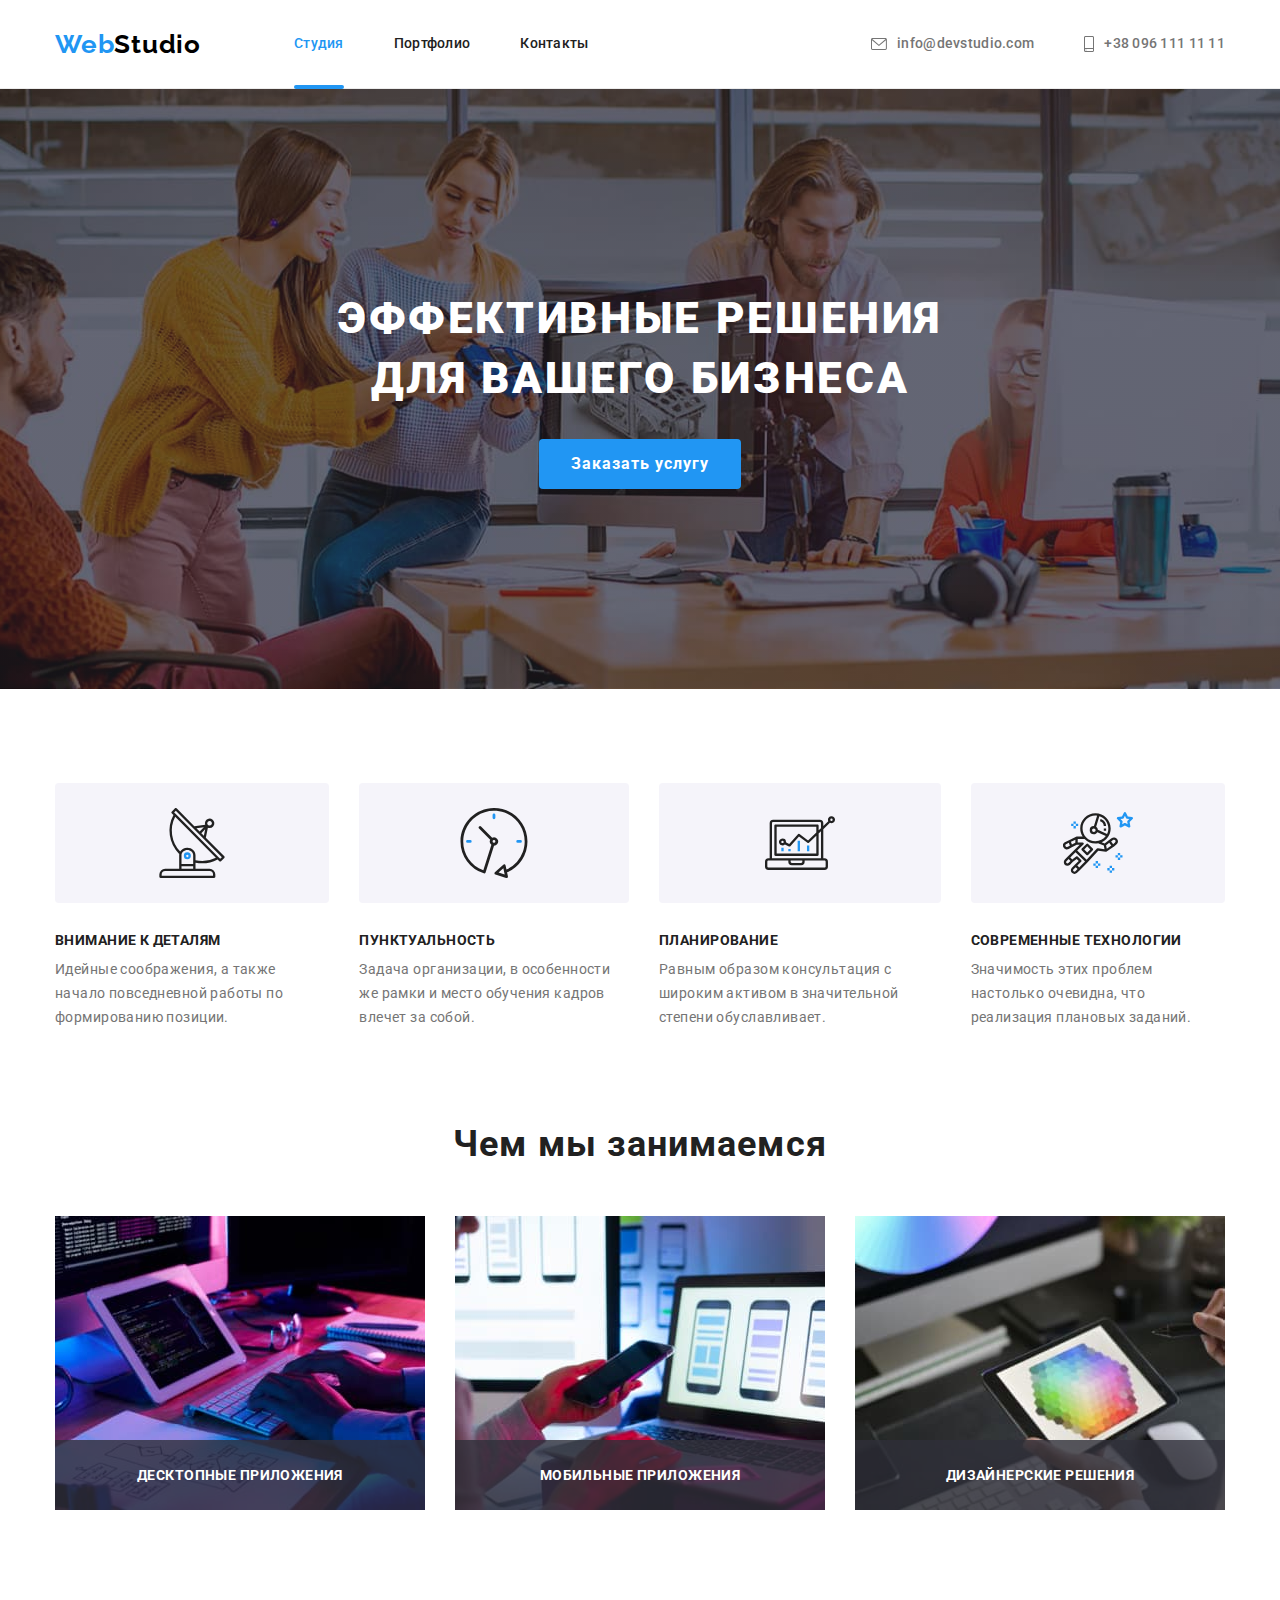
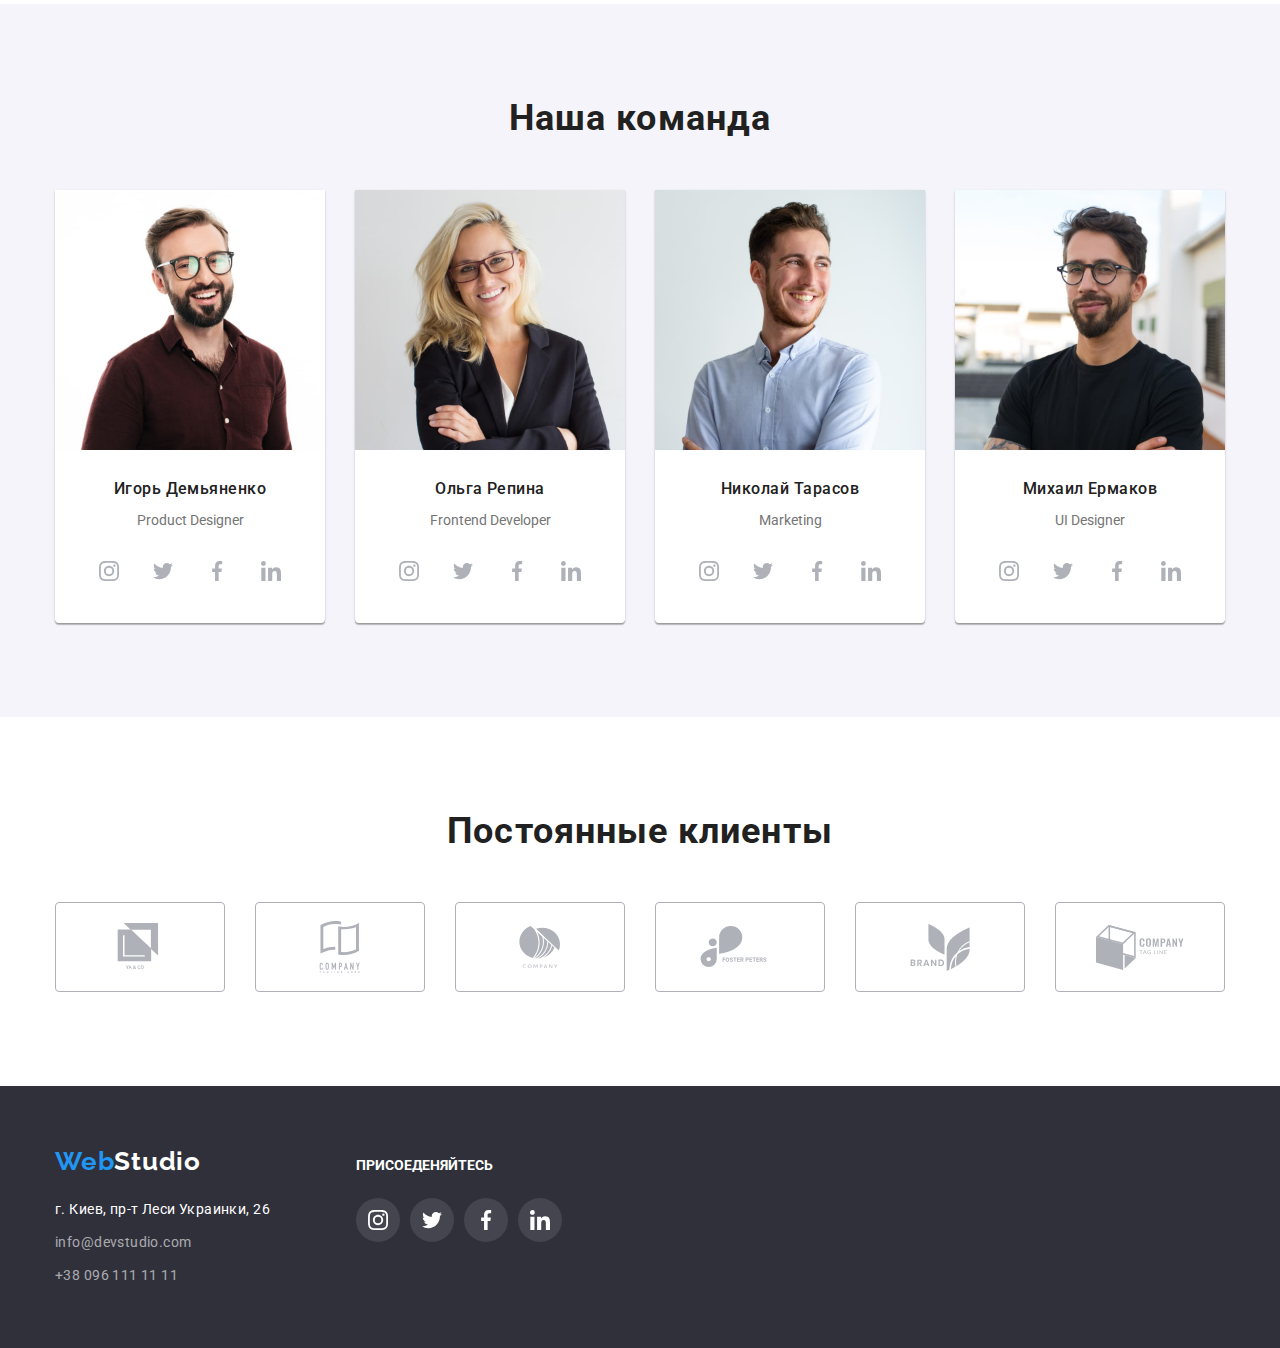
<file: index.html>
<!DOCTYPE html>
<html lang="en">
<head>
    <meta charset="UTF-8">
    <meta name="viewport" content="width=device-width, initial-scale=1.0">
    <title>Document</title>
    <link rel="preconnect" href="https://fonts.gstatic.com">
    <link 
    href="https://fonts.googleapis.com/css2?family=Raleway:wght@700&family=Roboto:wght@400;500;700;900&display=swap" 
    rel="stylesheet"
    />
    <link 
    rel="stylesheet" href="https://cdnjs.cloudflare.com/ajax/libs/modern-normalize/1.0.0/modern-normalize.min.css"
    />
    <link rel="stylesheet" href="css/common.css"/>
    <link rel="stylesheet" href="css/main.css"/>

</head>

<body class="page">
<!--Шапка сайта-->
    <header class="header">
        <div class="container">
            <nav class="main-nav">
                <a href="" lang="en" class="logo-studio">
                    <span class="web">Web</span>Studio 
                </a>
                <ul class="site-nav list">
                    <li class="item"><a href="" class="link link-current" >Студия</a></li>
                    <li class="item"><a href="./portfolio.html" class="link" >Портфолио</a></li>
                    <li class="item"><a href="" class="link" >Контакты</a></li>
                </ul>
            </nav>

            <ul class="contacts list">
                <li>
                    <a href="mailto:info@devstudio.com" class="link mail">
                        <svg class="logo" width=16 height=12>
                            <use href="./images/sprite.svg#mail" >
                            </use>
                        </svg>
                        info@devstudio.com</a>
                </li>
                <li>
                    <a href="tel:+380961111111" class="link number" >
                        <svg class="logo" width=10 height=16>
                            <use href="./images/sprite.svg#tel" >
                            </use>
                        </svg>
                        +38 096 111 11 11</a>
                </li>
            </ul>
        

        </div>
    </header>
    
   <main> 
       <!--Герой-->
    <section class="section hero">
        <h1 class="hero-title">Эффективные решения для вашего бизнеса</h1>
        <button class="button" data-modal-open>Заказать услугу</button>

        <div class="backdrop is-hidden" data-modal>
            <div class="modal">
           <button class="close" data-modal-close>
               <svg  width="11" height="11">
                   <use href="./images/sprite.svg#close" ></use>
               </svg>
            </button>
        </div>
        </div>
    </section>
    
    <!--Список преимуществ-->
    <section class="section section-advantages">
        <div class="container">
        <h2 class="visually-hidden">Преимущества</h2>
        <ul class="feature list">
               <li class="item first">
                 <h3 class="title">Внимание к деталям</h3>
                 <p class="text">Идейные соображения, а также начало повседневной работы по формированию позиции.</p>
                </li>
                
                <li class="item second">
                 <h3 class="title">Пунктуальность</h3>  
                 <p class="text">Задача организации, в особенности же рамки и место обучения кадров влечет за собой.</p>
                </li>
                
                <li class="item third">
                 <h3 class="title">Планирование</h3>
                 <p class="text">Равным образом консультация с широким активом в значительной степени обуславливает.</p>
                </li>
                
                <li class="item fourth">
                 <h3 class="title">Современные технологии</h3>
                 <p class="text">Значимость этих проблем настолько очевидна, что реализация плановых заданий.</p>
                </li>
        </ul>
    </div>
    </section>
    
    <!--Чем занимается компания-->
    <section class="section">
        <div class="container work">
        <h2 class="section-title" >Чем мы занимаемся</h2>
        <ul class="work-list list">
            <li class="work-photo"><img src="./images/img1.jpg" alt="Набор кода" width="370" height="294"> 
            <div class="work-description">
                <p class="text">Десктопные приложения</p>
            </div></li>
            <li class="work-photo"><img src="./images/img2.jpg" alt="Создание приложений для смартфона" width="370" height="294">
                <div class="work-description">
                    <p class="text">Мобильные приложения </p>
                </div> </li>
            <li class="work-photo"><img src="./images/img3.jpg" alt="Дизайн приложений" width="370" height="294">
                <div class="work-description">
                    <p class="text">Дизайнерские решения</p>
                </div> </li>
        
        </ul>
    </div>
    </section>
    
    <!--Наша команда-->
    <section class="section section-team">
        <div class="container">
             <h2 class="section-title" >Наша команда</h2>
             <ul class="team-list list">
             <li class="team-photo">
                <img src="./images/team1.jpg" alt="Учасник команды Игорь Демьяненко" width="270" height="260">
               
                <div class="team-join">
                     <h3 class="title">Игорь Демьяненко</h3>
                <p class="text" lang="en">Product Designer</p>

                <ul class="join-list">
                    <li class="join-item">
                         <a class="link-social" href="" >
                             <svg class="icon">
                                 <use href="./images/sprite.svg#instagram-2">
                                 </use>
                             </svg>
                         </a>
                    </li>
        
                    <li class="join-item">
                        <a class="link-social twitter" href="" >
                          <svg class="icon">
                             <use href="./images/sprite.svg#twitter-1">
                             </use>
                          </svg>
                        </a>
                    </li>
        
                    <li  class="join-item">
                        <a class="link-social" href="" >
                         <svg class="icon"  >
                             <use href="./images/sprite.svg#facebook-1">
                             </use>
                         </svg>
                        </a>
                    </li>
        
                    <li  class="join-item">
                        <a class="link-social" href="" >
                         <svg class="icon">
                             <use href="./images/sprite.svg#linkedin-1">
                             </use>
                         </svg>
                        </a>
                    </li>
                 </ul>
                </div>
             </li>
                
            <li class="team-photo">
                <img src="./images/team2.jpg" alt="Учасник команды Ольга Репина" width="270" height="260">
                
                <div class="team-join">
                <h3 class="title">Ольга Репина</h3>
                <p class="text" lang="en">Frontend Developer</p>
                <ul class="join-list">
                    <li class="join-item">
                         <a class="link-social" href="" >
                             <svg class="icon">
                                 <use href="./images/sprite.svg#instagram-2">
                                 </use>
                             </svg>
                         </a>
                    </li>
        
                    <li class="join-item">
                        <a class="link-social twitter" href="" >
                          <svg class="icon">
                             <use href="./images/sprite.svg#twitter-1">
                             </use>
                          </svg>
                        </a>
                    </li>
        
                    <li  class="join-item">
                        <a class="link-social" href="" >
                         <svg class="icon">
                             <use href="./images/sprite.svg#facebook-1">
                             </use>
                         </svg>
                        </a>
                    </li>
        
                    <li  class="join-item">
                        <a class="link-social" href="" >
                         <svg class="icon">
                             <use href="./images/sprite.svg#linkedin-1">
                             </use>
                         </svg>
                        </a>
                    </li>
                 </ul>

                </div>
            </li>
           
            <li class="team-photo">
                <img src="./images/team3.jpg" alt="Учасник команды Николай Тарасов" width="270" height="260">
                
                <div class="team-join">
                <h3 class="title">Николай Тарасов</h3>
                <p class="text" lang="en">Marketing</p>
                <ul class="join-list">
                    <li class="join-item">
                         <a class="link-social" href="" >
                             <svg class="icon"  >
                                 <use href="./images/sprite.svg#instagram-2">
                                 </use>
                             </svg>
                         </a>
                    </li>
        
                    <li class="join-item">
                        <a class="link-social" href="" >
                          <svg class="icon"  >
                             <use href="./images/sprite.svg#twitter-1">
                             </use>
                          </svg>
                        </a>
                    </li>
        
                    <li  class="join-item">
                        <a class="link-social" href="" >
                         <svg class="icon"  >
                             <use href="./images/sprite.svg#facebook-1">
                             </use>
                         </svg>
                        </a>
                    </li>
        
                    <li  class="join-item">
                        <a class="link-social" href="" >
                         <svg class="icon"  >
                             <use href="./images/sprite.svg#linkedin-1">
                             </use>
                         </svg>
                        </a>
                    </li>
                 </ul>

                </div>
            </li>
           
            <li class="team-photo">
                <img src="./images/team4.jpg" alt="Учасник команды Михаил Ермаков" width="270" height="260">
                
                <div class="team-join">
                <h3 class="title">Михаил Ермаков</h3>
                <p class="text" lang="en">UI Designer</p>
                <ul class="join-list">
                    <li class="join-item">
                         <a class="link-social" href="" >
                             <svg class="icon">
                                 <use href="./images/sprite.svg#instagram-2">
                                 </use>
                             </svg>
                         </a>
                    </li>

                    <li class="join-item">
                        <a class="link-social" href="" >
                          <svg class="icon">
                             <use href="./images/sprite.svg#twitter-1">
                             </use>
                          </svg>
                        </a>
                    </li>
        
                    <li  class="join-item">
                        <a class="link-social" href="" >
                         <svg class="icon" >
                             <use href="./images/sprite.svg#facebook-1">
                             </use>
                         </svg>
                        </a>
                    </li>
        
                    <li  class="join-item">
                        <a class="link-social" href="" >
                         <svg class="icon" >
                             <use href="./images/sprite.svg#linkedin-1">
                             </use>
                         </svg>
                        </a>
                    </li>
                 </ul>

                </div>
            </li>
        </ul>
    
            </div>
    </section>

    <!-- Постоянные клиенты -->
    <section class="section clients">
<div class="container">
    <h2 class="section-title">Постоянные клиенты</h2>
<ul class="clients-list">
    <li class="clients-item">
        <a href="" class="logo">
            <svg class="logo-icon" with="44.27" height="49.23">
                <use href="./images/sprite.svg#logo-1" >
                </use>
            </svg>
        </a>
    </li>
    <li class="clients-item">
        <a href="" class="logo">
            <svg class="logo-icon" with="40" height="52">
                <use href="./images/sprite.svg#logo-2">
                </use>
            </svg>
        </a>
    </li>
    <li class="clients-item">
        <a href="" class="logo">
            <svg class="logo-icon" with="41" height="42.6">
                <use href="./images/sprite.svg#logo-3">

                </use>
            </svg>
        </a>
    </li>
    <li class="clients-item">
        <a href="" class="logo">
            <svg class="logo-icon" with="79.66" height="42.02">
                <use href="./images/sprite.svg#logo-4">

                </use>
            </svg>
        </a>
    </li>
    <li class="clients-item">
        <a href="" class="logo">
            <svg class="logo-icon" with="59" height="47">
                <use href="./images/sprite.svg#logo-5">

                </use>
            </svg>
        </a>
    </li>
    <li class="clients-item">
        <a href="" class="logo">
            <svg class="logo-icon" with="88.48" height="45.44">
                <use href="./images/sprite.svg#logo-6">

                </use>
            </svg>
        </a>
    </li>
</ul>

</div>
    </section>
</main>
    
    <!--Футер-->
<footer class="footer">
    <div class="container">

        <div class="container-address">
          <a href="" lang="en" class="logo-studio"> <span class="web">Web</span>Studio</a>
          <address class="address"> 
           <ul class="address-list">
             <li class="address-item"> <a class="link" href="https://goo.gl/maps/yQrfU7rimWkXpTVe8" target="_blank">г. Киев, пр-т Леси Украинки, 26</a></li>
             <li class="address-item"> <a class="link contacts" href="mailto:info@devstudio.com" >info@devstudio.com</a></li>
             <li class="address-item"> <a class="link contacts" href="tel:+380961111111" >+38 096 111 11 11</a></li>
           </ul>
          </address>
        </div>

        <div class="container-join">
         <p class="title"><b>ПРИСОЕДЕНЯЙТЕСЬ</b></p>
         <ul class="join-list">
            <li class="join-item">
                 <a class="link-social" href="" >
                     <svg class="icon">
                         <use href="./images/sprite.svg#instagram-2">
                         </use>
                     </svg>
                 </a>
            </li>

            <li class="join-item">
                <a class="link-social" href="" >
                  <svg class="icon">
                     <use href="./images/sprite.svg#twitter-1">
                     </use>
                  </svg>
                </a>
            </li>

            <li  class="join-item">
                <a class="link-social" href="" >
                 <svg class="icon">
                     <use href="./images/sprite.svg#facebook-1">
                     </use>
                 </svg>
                </a>
            </li>

            <li  class="join-item">
                <a class="link-social" href="" >
                 <svg class="icon">
                     <use href="./images/sprite.svg#linkedin-1">
                     </use>
                 </svg>
                </a>
            </li>

         </ul>
        </div>
    </div>
    </footer>
    <script src="./js/modal.js"></script>
</body>
</html>
</file>
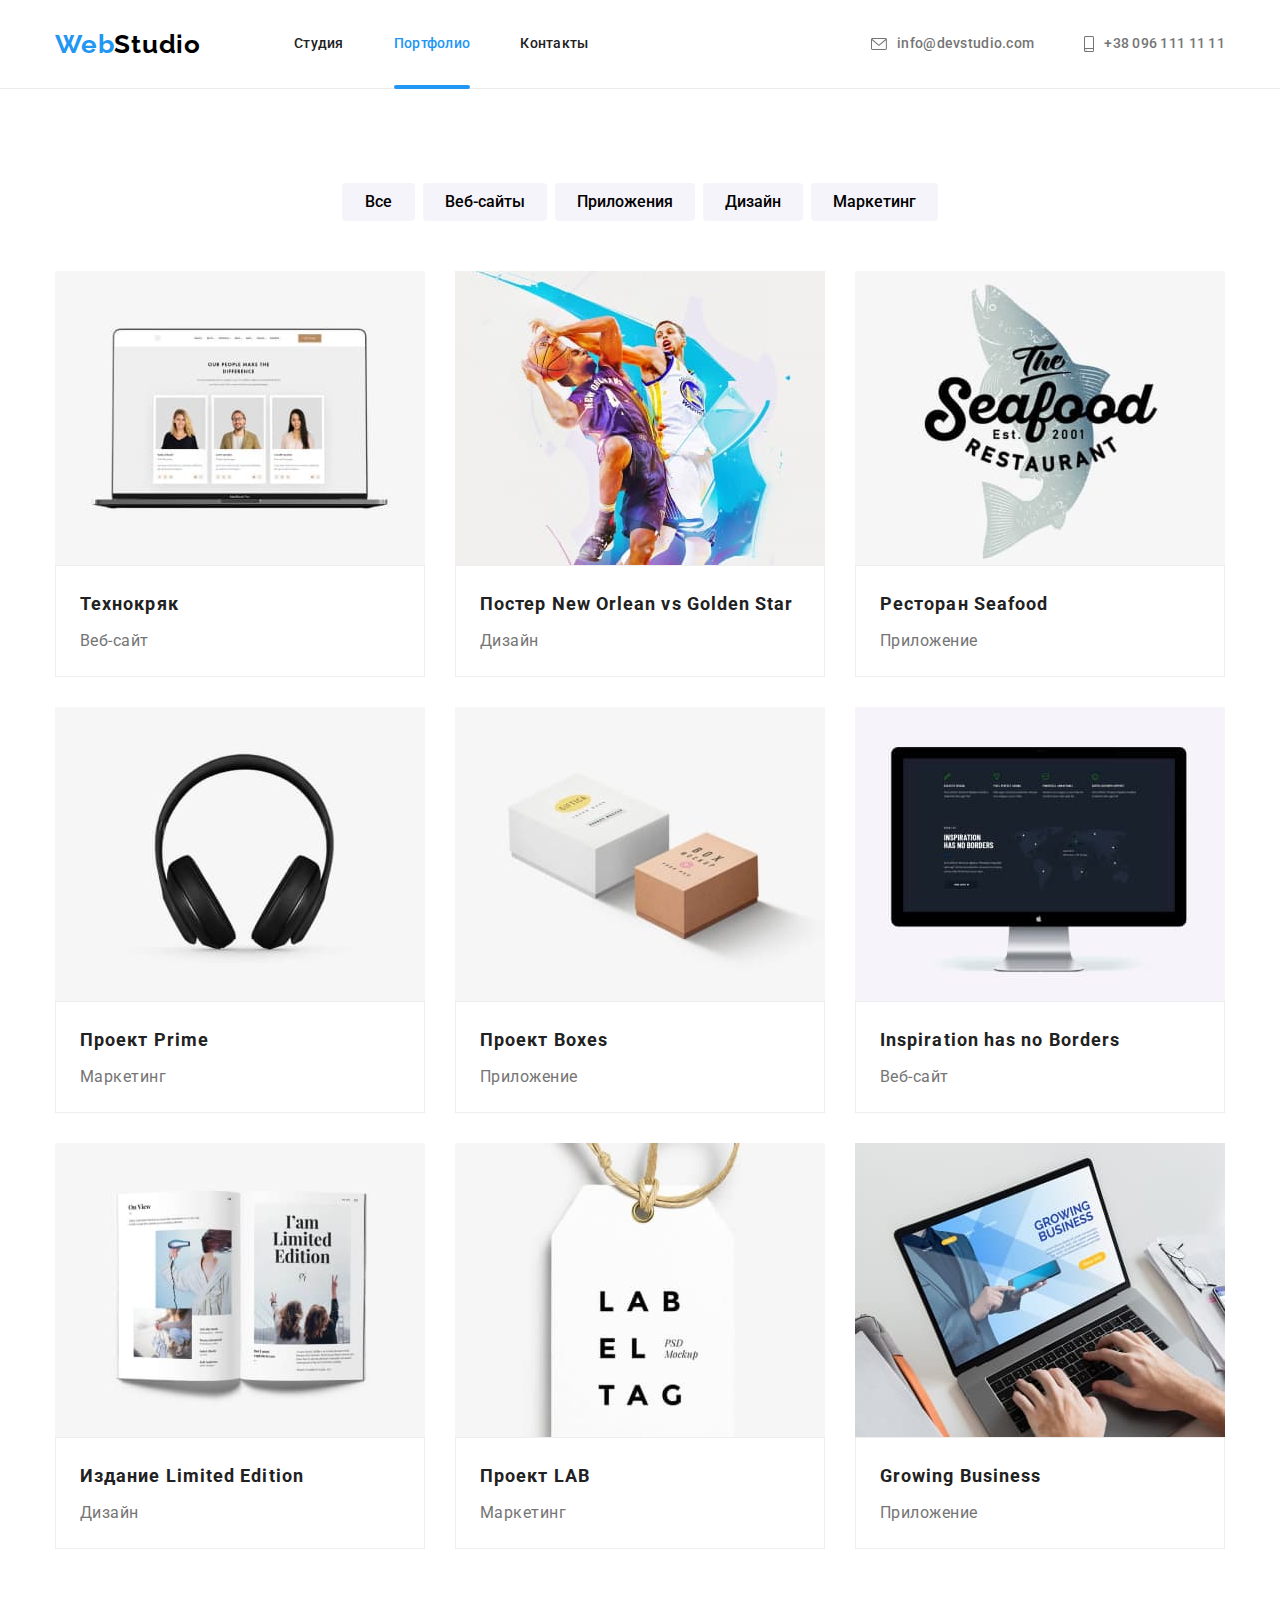
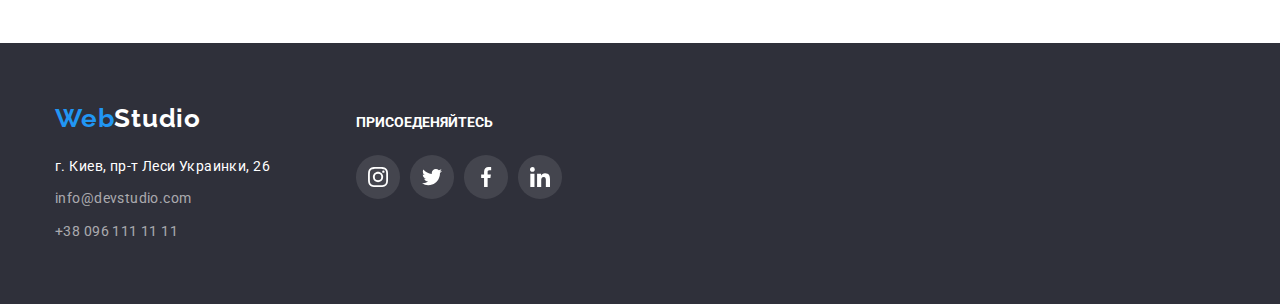
<file: portfolio.html>
<!DOCTYPE html>
<html lang="ru">
<head>
    <meta charset="UTF-8">
    <meta name="viewport" content="width=device-width, initial-scale=1.0">
    <title>Portfolio</title>
    <link rel="preconnect" href="https://fonts.gstatic.com">
    <link 
    href="https://fonts.googleapis.com/css2?family=Raleway:wght@700&family=Roboto:wght@400;500;700;900&display=swap" 
    rel="stylesheet"
    />
    <link 
    rel="stylesheet" href="https://cdnjs.cloudflare.com/ajax/libs/modern-normalize/1.0.0/modern-normalize.min.css"
    />
    <link rel="stylesheet" href="css/common.css"/>
    <link rel="stylesheet" href="css/portfolio.css"/>
</head>

<body class="page">

<!--Шапка сайта-->
    <header class="header">
        <div class="container">
            <nav class="main-nav">
                <a href="" lang="en" class="logo-studio">
                    <span class="web">Web</span>Studio 
                </a>
                <ul class="site-nav list">
                    <li class="item"><a href="./index.html" class="link" >Студия</a></li>
                    <li class="item"><a href="./portfolio.html" class="link link-current" >Портфолио</a></li>
                    <li class="item"><a href="" class="link" >Контакты</a></li>
                </ul>
            </nav>

            <ul class="contacts list">
                <li>
                    <a href="mailto:info@devstudio.com" class="link mail" >
                        <svg class="logo" width=16 height=12>
                            <use href="./images/sprite.svg#mail" >
                            </use>
                        </svg>
                        info@devstudio.com</a>
                </li>
                <li>
                    <a href="tel:+380961111111" class="link number" >
                        <svg class="logo" width=10 height=16>
                            <use href="./images/sprite.svg#tel" >
                            </use>
                        </svg>
                        +38 096 111 11 11</a>
                </li>
            </ul>
        </div>
    </header>

    <main>
        <section class="section">
            <div class="container porfolio">
               <h1 class="visually-hidden">Портфолио наших работ</h1>
                 <ul class="button-list list">
                     <li class="button"><button type="button" >Все</button></li>
                     <li class="button"><button type="button" >Веб-сайты</button></li>
                     <li class="button"><button type="button" >Приложения</button></li>
                     <li class="button"><button type="button" >Дизайн</button></li>
                     <li class="button"><button type="button" >Маркетинг</button></li>
                 </ul>
                <div class="portfolio">
                <ul class="portfolio-list list">
                    <li class="portfolio-elements">
                        <div class="portfolio-description">
                         <img src="./images/img.jpg" alt="Веб-сайт Технокряк" width="370" height="294">
                            <p class="text">
                                Технокряк это современная <br> площадка распространения коронавируса. Компании <br> используют эту платформу для цифрового шпионажа и атак на защищённые сервера конкурентов.
                            </p>
                        </div>
                        <div class="portfolio-content">
                         <h2 class="title">Технокряк</h2>
                         <p class="text">Веб-сайт</p>
                        </div>
                    
                    </li>

                    <li class="portfolio-elements">
                        <div class="portfolio-description">
                            <img src="./images/img(1).jpg" alt="Постер" width="370" height="294">
                               <p class="text">
                                Технокряк это современная <br>площадка распространения коронавируса. Компании <br> используют эту платформу для цифрового шпионажа и атак на защищённые сервера конкурентов.
                               </p>
                           </div>
                        
                        <div class="portfolio-content">
                         <h2 class="title">Постер New Orlean vs Golden Star</h2>
                         <p class="text">Дизайн</p>
                        </div>
                    </li>

                    <li class="portfolio-elements"> 
                        <div class="portfolio-description">
                            <img src="./images/img(2).jpg" alt="Ресторан Seafood" width="370" height="294">
                               <p class="text">
                                Технокряк это современная <br>площадка распространения коронавируса. Компании <br> используют эту платформу для цифрового шпионажа и атак на защищённые сервера конкурентов.
                               </p>
                           </div> 
                        
                        <div class="portfolio-content">
                         <h2 class="title">Ресторан Seafood</h2>
                         <p class="text">Приложение</p>
                        </div>
                    </li>

                    <li class="portfolio-elements">
                        <div class="portfolio-description">
                            <img src="./images/img(3).jpg" alt="Проект Prime" width="370" height="294">
                               <p class="text">
                                Технокряк это современная <br>площадка распространения коронавируса. Компании <br> используют эту платформу для цифрового шпионажа и атак на защищённые сервера конкурентов.
                               </p>
                           </div>  
                        
                        <div class="portfolio-content">
                         <h2 class="title">Проект Prime</h2>
                         <p class="text">Маркетинг</p>
                        </div>
                    </li>
                    <li class="portfolio-elements">
                        <div class="portfolio-description">
                            <img src="./images/img(4).jpg" alt="Проект Boxes" width="370" height="294">
                               <p class="text">
                                Технокряк это современная <br>площадка распространения коронавируса. Компании <br> используют эту платформу для цифрового шпионажа и атак на защищённые сервера конкурентов.
                               </p>
                           </div> 
                         
                        <div class="portfolio-content">
                         <h2 class="title">Проект Boxes</h2>
                         <p class="text">Приложение</p>
                        </div>
                    </li>
                    <li class="portfolio-elements">
                        <div class="portfolio-description">
                            <img src="./images/img(5).jpg" alt="Веб-сайт Inspiration" width="370" height="294">
                               <p class="text">
                                Технокряк это современная <br>площадка распространения коронавируса. Компании <br> используют эту платформу для цифрового шпионажа и атак на защищённые сервера конкурентов.
                               </p>
                           </div> 
                         
                        <div class="portfolio-content">
                         <h2 class="title">Inspiration has no Borders</h2>
                         <p class="text">Веб-сайт</p>
                        </div>
                        </li>
                    <li class="portfolio-elements">
                        <div class="portfolio-description">
                            <img src="./images/img(6).jpg" alt="Издание Limited Edition" width="370" height="294">
                               <p class="text">
                                Технокряк это современная <br>площадка распространения коронавируса. Компании <br> используют эту платформу для цифрового шпионажа и атак на защищённые сервера конкурентов.
                               </p>
                           </div> 
                        
                        <div class="portfolio-content">
                         <h2 class="title">Издание Limited Edition</h2>
                         <p class="text">Дизайн</p>
                        </div>
                    </li>
                    <li class="portfolio-elements">
                        <div class="portfolio-description">
                            <img src="./images/img(7).jpg" alt="Проект LAB" width="370" height="294">
                               <p class="text">
                                Технокряк это современная <br>площадка распространения коронавируса. Компании <br> используют эту платформу для цифрового шпионажа и атак на защищённые сервера конкурентов.
                               </p>
                           </div> 
                        
                        <div class="portfolio-content">
                         <h2 class="title">Проект LAB</h2>
                         <p class="text">Маркетинг</p>
                        </div>
                    </li>
                    <li class="portfolio-elements">
                        <div class="portfolio-description">
                            <img src="./images/img(8).jpg" alt="Приложение Growing Business" width="370" height="294">
                               <p class="text">
                                Технокряк это современная <br>площадка распространения коронавируса. Компании <br> используют эту платформу для цифрового шпионажа и атак на защищённые сервера конкурентов.
                               </p>
                           </div> 
                         
                        <div class="portfolio-content">
                         <h2 class="title">Growing Business</h2>
                         <p class="text">Приложение</p>
                        </div>
                    </li>
                    </ul>
                </div>
            </div>
        </section> 
    </main>
    
    <!--Футер-->
    <footer class="footer">
        <div class="container">
            
            <div class="container-address">
              <a href="" lang="en" class="logo-studio"> <span class="web">Web</span>Studio</a>
              <address class="address"> 
               <ul class="address-list">
                 <li class="address-item"> <a class="link" href="https://goo.gl/maps/yQrfU7rimWkXpTVe8" target="_blank">г. Киев, пр-т Леси Украинки, 26</a></li>
                 <li class="address-item"> <a class="link contacts" href="mailto:info@devstudio.com" >info@devstudio.com</a></li>
                 <li class="address-item"> <a class="link contacts" href="tel:+380961111111" >+38 096 111 11 11</a></li>
               </ul>
              </address>
            </div>
    
        
            <div class="container-join">
             <p class="title"><b>ПРИСОЕДЕНЯЙТЕСЬ</b></p>
             <ul class="join-list">
                <li class="join-item">
                     <a class="link-social" href="" >
                         <svg class="icon">
                             <use href="./images/sprite.svg#instagram-2">
                             </use>
                         </svg>
                     </a>
                </li>
    
                <li class="join-item">
                    <a class="link-social" href="" >
                      <svg class="icon">
                         <use href="./images/sprite.svg#twitter-1">
                         </use>
                      </svg>
                    </a>
                </li>
    
                <li  class="join-item">
                    <a class="link-social" href="" >
                     <svg class="icon">
                         <use href="./images/sprite.svg#facebook-1">
                         </use>
                     </svg>
                    </a>
                </li>
    
                <li  class="join-item">
                    <a class="link-social" href="" >
                     <svg class="icon">
                         <use href="./images/sprite.svg#linkedin-1">
                         </use>
                     </svg>
                    </a>
                </li>
    
             </ul>
            </div>
        </div>
        </footer>
</body>
</html>
</file>
<file: css/common.css>
:root{
    --primaty-text-color: #757575;
    --title-text-color: #212121;
    --accent-color: #2196F3;
    --primary-white-color: #ffffff;
    --timing-fuction: cubic-bezier(0.4, 0, 0.2, 1);
}

.page{
    color: var(--primaty-text-color);
    background-color: var(--primary-white-color);

    font-family: Roboto, sans-serif;
    font-size: 14px;
    line-height: 1.71;
}

img{
    display: block;
    max-width: 100%;
    height: auto;
}
/* Утилиты */
.visually-hidden {
    border: 0;
    clip: rect(0 0 0 0);
    height: 1px;
    margin: -1px;
    overflow: hidden;
    padding: 0;
    position: absolute;
    width: 1px;
}

.list{
    padding: 0;
    margin: 0;
    list-style: none;
}

/* container */
.container{   
    margin-left: auto;
    margin-right: auto;
    width: 1200px;
    padding-left: 15px;
    padding-right: 15px;
    
}

.section{
    padding-top: 94px;
    padding-bottom: 94px;
    margin: 0 auto;
}

.header .container{
    display: flex;

}

.container .main-nav{
    display: flex;
    align-items: center;

}

/* contacts */
.contacts {
    align-items: center;
    margin-left: auto;
}

.header{
    margin: 0 auto;
    border-bottom: 1px solid #ECECEC;
}

.header .contacts{
    display: flex;
}

.contacts .link{
    color: var(--primaty-text-color);
    text-decoration: none;
    margin-right: 50px;
    letter-spacing: 0.02em;
    font-weight: 500;
    display: inline-flex;
    align-items: center;
 
    padding-top: 32px;
    padding-bottom: 32px;

    transition-property: color;
    transition-duration: 250ms;
    transition-timing-function: var(--timing-fuction);

}

.container > .contacts .link {
    fill: currentColor;
    color: #757575;

    transition-property:color;
    transition-duration: 250ms;
    transition-timing-function: var(--timing-fuction);

    
}

.container > .contacts .link:hover,
.container > .contacts .link:focus{
    fill: var(--accent-color);
    color: var(--accent-color);
}

.contacts .number{
    margin-right:0;
}

.link .logo{
    margin-right: 10px;
}


/* Logo */
.logo-studio{
    margin-right: 93px;
    color:  #000000;
    font-family: Raleway, sans-serif;

    font-weight: 700;
    font-size: 26px;
    line-height: 1.19;
    letter-spacing: 0.03em;
    text-decoration: none;
}

.web{ 
    color: var(--accent-color);
}

/* site-nav */
.site-nav{
    margin-bottom: 0;
    display: flex;
}

.site-nav .item:not(:last-child){
    margin-right: 50px;
}

.site-nav .link{
    position: relative;
    display: block;
    padding-top: 32px;
    padding-bottom: 32px;

    color:var(--title-text-color);
    font-weight: 500;
    font-size: 14px;
    line-height: 1.14;
    letter-spacing: 0.02em;
    text-decoration: none;

    transition-property:color;
    transition-duration: 250ms;
    transition-timing-function: var(--timing-fuction);

}

.site-nav .link:hover,
.site-nav .link:focus {
    color: var(--accent-color);
}

.site-nav .link-current{
    color: var(--accent-color);
}

.site-nav .link-current::after{
    content:"";

    position: absolute;
    left: 0;
    margin-top: 33px;
    /* bottom: 0; */

    display: block;
    width: 100%; 
    border: 2px solid #2196F3;
    background-color: var(--accent-color);
    border-radius: 2px; 

    /* opacity: 0;
    transition: opacity 250ms var(--timing-fuction); */
}

/* Footer */

.footer{
    margin: 0 auto;
    background-color: #2F303A;
    padding:60px 0;
    display: flex;
}


.footer .logo-studio{
    color: var(--primary-white-color);
    margin-right: 0;
}

.footer .container{
    display: flex;
    align-items: baseline;

}

.address-list{
    margin: 0; 
    padding: 0; 
    list-style: none;
    width: 231px;
    margin-right: 70px;
}

.address-item .link{
    font-family: Roboto, sans-serif;
    font-weight: 400;
    font-size: 14px;
    line-height: 1.71;
    letter-spacing: 0.03em;
    font-style: normal;
    text-decoration: none;
    display:block;
    color: var(--primary-white-color);
  
}

.address-item {
 margin-bottom: 9px;  
}

.address-item .contacts{
    color: rgba(255, 255, 255, 0.6) ;
}

.address-item:last-child{
    margin-bottom: 0;
}

.address-item:first-child{
    margin-top: 20px;
}


/* Join */
.container-join{
    display: block;
}

.container-join .title{
    color: var(--primary-white-color);
    margin: 0;
    margin-bottom: 20px;
} 

.join-list{
    display: flex;
    margin-top: 20px;
    padding: 0;
    margin: 0;
}

.container-join .join-item{
    display: block;
}

.join-social:last-child{
    margin-right: 0;
}

.footer .icon{
    fill:var(--primary-white-color);
    width: 20px;
    height: 20px;
}

.link-social{
    display: flex;
    width: 44px;
    height: 44px;
    justify-content: center;
    align-items: center;

    background-color: rgba(255, 255, 255, 0.1);
    border-radius: 50%;

    transition-property: background-color;
    transition-duration: 250ms;
    transition-timing-function: var(--timing-fuction);
}

.join-item{
    margin-right: 10px;
}

.join-item:last-child{
    margin-right: 0;
}

.footer .link-social:hover,
.footer .link-social:focus{
background-color: var(--accent-color);
}
</file>
<file: css/main.css>
/*цвет заголовков color: #212121;*/

/*вторичный цвет текста color: #757575;*/

/*акцент background: #2196F3;*/

/* вторичный цвет фона  background: #F5F4FA;*/

/*белый color: #FFFFFF;*/

/* вторичный белый (footer) color: rgba(255, 255, 255, 0.6); */
:root{
    --primaty-text-color: #757575;
    --title-text-color: #212121;
    --accent-color: #2196F3;
    --primary-white-color: #ffffff;
    --timing-fuction: cubic-bezier(0.4, 0, 0.2, 1);
}

/* hero */
.hero {
    background-image: linear-gradient(
        rgba(47, 48, 58, 0.4),
        rgba(47, 48, 58, 0.4)
    ),
    url(../images/Hero.jpg);
    background-color: rgba(47, 48, 58, 0.4);

    
    max-width: 1600px;
    margin-left: auto;
    margin-right: auto;
    background-repeat: no-repeat;
    background-position: center;
    background-size: cover;


    text-align: center;
    min-height: 400px;
    padding-top: 200px;
    padding-bottom: 200px;  

} 

.hero-title{
    color: var(--primary-white-color);
    font-weight: 900;
    font-size: 44px;
    line-height: 1.36;
    letter-spacing: 0.06em;
    text-transform: uppercase;
    margin-bottom: 30px;
    margin-top: 0;
    width: 696px;
    margin-right: auto;
    margin-left: auto;
}

/* hero button */
.hero .button{
    display: inline-block;
    border: none;
    border-radius: 4px;
    outline:none;
    padding: 10px 32px;
    min-width: 136px;
    text-align: center;

    color: var(--primary-white-color);
    background-color: var(--accent-color);
    font-family: Roboto;
    font-weight: 700;
    font-size: 16px;
    line-height: 1.87;
    letter-spacing: 0.06em;
    text-decoration: none;
}

.backdrop{
    position: fixed;
    top: 0;
    left: 0;

    width: 100%;
    height: 100%;
    background-color: rgba(0, 0, 0, 0.2);
    opacity: 1;
    transition: opacity 250ms var(--timing-fuction);
    
    z-index: 1;
   
}

.backdrop.is-hidden{
    pointer-events: none;
    opacity: 0;
}

.backdrop.is-hidden .modal{

transform: scale(0.5) translate(-50%, -50%);
}

.modal{  
   position: absolute;
   top: 50%;
   left: 50%;
   transform: scale(1) translate(-50%, -50%);
   transition: transform 250ms var(--timing-fuction);

   padding: 15px;
   min-width: 528px;
   min-height: 581px;
   box-shadow: 0px 1px 3px rgba(0, 0, 0, 0.12), 
   0px 1px 1px rgba(0, 0, 0, 0.14), 
   0px 2px 1px rgba(0, 0, 0, 0.2);
   border-radius: 4px;
   background-color: #fff;
}

.modal .close{
    position: absolute;
    top: 0;
    right: 0;

    width: 30px;
    height: 30px;
    margin-top: 8px;
    margin-right: 8px;
   border-radius: 50%;
   background: #FFFFFF;
   border: 1px solid rgba(0, 0, 0, 0.1);

}

/* advantages */
.section-advantages{
    padding-bottom: 0;
}

/* features */
.feature {
    display: flex;
    flex-wrap: nowrap;
}

.feature > .item{
    flex-basis: calc(100%-60px) /4);
    margin-right: 30px;
}

.feature > .item:nth-child(4){
    margin-right: 0;
}

.feature .item:before{
content: "";
margin-bottom: 30px;
display:block;
height: 120px;
background-repeat: no-repeat;

background-position: center;
background-color: #F5F4FA;
border-radius: 4px;

}
.first::before{
    background-image: url(../images/advantages/antenna\ 1.svg);
}

.second::before{
    background-image: url(../images/advantages/clock\ 1.svg);
}

.third::before{
    background-image: url(../images/advantages/diagram\ 1.svg);
}

.fourth::before{
    background-image: url(../images/advantages/astronaut\ 1.svg);
}
 

.feature .title{
    color: var(--title-text-color);
    font-weight: 700;
    font-size: 14px;
    line-height: 1.14;
    letter-spacing: 0.03em;
    text-transform: uppercase;
    margin-bottom: 10px;
    margin-top: 0;

}

.feature .text{
    font-weight: 400;
    font-size: 14px;
    line-height: 1.71;
    letter-spacing: 0.03em;
    margin-top: 0;
    margin-bottom: 0;
}

/* Work */

.work-list{
    display: flex;
    flex-wrap: wrap;
}

.work-list img{
    display: block;
    
}

.work-photo{
    margin-right: 30px;
    display: flex;
    position: relative;
}

.work-photo:nth-child(3){
    margin-right: 0;
}

.work-description{
    position: absolute;
    bottom: 0;
    width: 370px;
    background: rgba(47, 48, 58, 0.8);

}

.work-description .text{
font-family: Roboto;
font-weight: 700;
font-size: 14px;
line-height: 16px;
text-align: center;
letter-spacing: 0.03em;
text-transform: uppercase;
color: var(--primary-white-color);

margin: 0;
padding-top: 27px;
padding-bottom: 27px;

}

/* team */
.team-list{
    display: flex;
    flex-wrap: wrap;
}

.team-list .team-photo{
    margin-right: 30px;
    background-color: var(--primary-white-color);
    border-radius: 0px 0px 4px 4px;
    box-shadow: 0px 1px 3px rgba(0, 0, 0, 0.12), 
    0px 1px 1px rgba(0, 0, 0, 0.14), 
    0px 2px 1px rgba(0, 0, 0, 0.2)
}

.team-list img{
    display: block;
    margin-bottom: 30px;
}

.team-list .team-photo:nth-child(4){
    margin-right: 0;
}

.team-list .title{
    color: var(--title-text-color);
    font-weight: 500;
    font-size: 16px;
    line-height: 1.18;
    letter-spacing: 0.03em;
    margin-top: 0;
    margin-bottom: 10px;
    text-align: center;
}

.team-list  .text{
    margin-top: 0;
    margin-bottom: 16px;
    text-align: center;

}

/* section */
.section-title{
    color:var(--title-text-color) ;
    font-weight: 700;
    font-size: 36px;
    line-height: 1.16;
    text-align: center;
    letter-spacing: 0.03em;
    margin-bottom: 50px;
    margin-top: 0;
}

.section-title .team-list{
    font-weight: 500;
    font-size: 16px;
    line-height: 1.18;
    text-align: center;
    letter-spacing: 0.03em;
}

.section-team{
    background-color: #F5F4FA;
}


/* join */
.section-team .team-join{
    display: block;
    margin-top: 20px;
    padding: 0;

}

.team-join .join-list{
list-style: none;
display: flex;
margin-bottom: 30px;
justify-content: center;
align-items: center;
}

.team-join .join-item{
    border-radius: 50%;
}

.team-join .link-social:hover,
.team-join .link-social:focus{
    background-color: #2196F3;
    color: white;
}

.team-join .icon{
    width: 20px;
    height: 20px;
    fill: currentColor;
    transition-property:background-color;
    transition-duration: 250ms;
    transition-timing-function: var(--timing-fuction);

}

.link-social{
    color: #AFB1B8;
    transition-property: background-color;
    transition-duration: 250ms;
    transition-timing-function: var(--timing-fuction);
}

.team-join .icon:hover,
.team-join .icon:focus{
    color: var(--primary-white-color);
} 


/* Clients */
.clients-list{
    display: flex;
    flex-wrap: wrap;
    list-style: none;
    margin: 0;
    padding: 0;

}

.clients-item{
    width: 170px;
    height: 90px;
    margin-right: 30px;
}

.clients-item:last-child{
    margin-right: 0;
}

.clients-item .logo{
    display: flex;
    justify-content: center;
    align-items: center;
    width: 170px;
    height: 90px;
    margin: 0;
    fill:currentColor ;
    color: #AFB1B8;
    border: 1px solid #AFB1B8;
    border-radius: 4px;
    transition-property:color,border;
    transition-duration: 250ms;
    transition-timing-function: var(--timing-fuction);
}

.clients-item .logo:hover,
.clients-item .logo:focus{
    border: 1px solid var(--accent-color);
    color: var(--accent-color);
}
</file>
<file: css/portfolio.css>
:root{
    --primaty-text-color: #757575;
    --title-text-color: #212121;
    --accent-color: #2196F3;
    --primary-white-color: #ffffff;
    --timing-fuction: cubic-bezier(0.4, 0, 0.2, 1);
}


/* button */

.button-list{
    display: flex;
    justify-content: center;
    margin-bottom: 50px;

    color: var(--title-text-color);
    font-family: Roboto;
    font-weight: 500;
    font-size: 16px;
    line-height: 1.62;
    letter-spacing: 0.03em;
}
.button{
    margin-right: 8px;
}

.button:last-child{
    margin-right: 0;
}

button {
    cursor: pointer;
    display: block;
    border-radius: 4px;
    border: none;
    outline:none;
    font-weight: 500;
    line-height: 1.62;
    min-width: 73px;
    background-color: #F5F4FA;
    padding: 6px 22px;
    margin-bottom: 0;
    transition-property: background-color;
    transition-duration: 250ms;
    transition-timing-function: var(--timing-fuction);

}

button:hover,
button:focus{
    color: var(--primary-white-color);
    background-color: var(--accent-color);
    box-shadow: 0px 3px 1px rgba(0, 0, 0, 0.1), 
    0px 1px 2px rgba(0, 0, 0, 0.08), 
    0px 2px 2px rgba(0, 0, 0, 0.12)
}


/* Portfolio */
.portfolio-list img{
    display: block;
    margin-top: 0;
    
}

.portfolio-list{
    display: flex;
    flex-wrap: wrap;

}

.portfolio-description{
    position: relative;
    overflow: hidden;

}

.portfolio-description .text{
    position: absolute;

    font-family: Roboto;
    font-weight: 400;
    font-size: 18px;
    line-height: 28px;
    letter-spacing: 0.03em;
    color: var(--primary-white-color);
    padding: 63px 24px ;

    width: 100%;
    height: 100%;
    background-color: rgba(33, 150, 243, 0.9);

    transform: translateX(0);
    opacity: 0;
    transition: transform 250ms var(--timing-fuction),
    opacity 250ms var(--timing-fuction);
   
}

.portfolio-elements:hover .portfolio-description .text{
    transform: translateY(-100%);
    opacity: 1;
}

.portfolio-elements:hover,
.portfolio-elements:focus{
    box-shadow: 0px 1px 1px rgba(0, 0, 0, 0.12), 
    0px 4px 4px rgba(0, 0, 0, 0.06);  
}

.portfolio-elements{
    flex-basis: calc(100%-60px) /3);
    margin-right : 30px;
    margin-bottom : 30px;
    cursor: pointer;

    transition-property:box-shadow;
    transition-duration: 250ms;
    transition-timing-function:  var(--timing-fuction);

}


/* .portfolio-elements{
    width: 370px;
    margin-right: 30px;
    margin-bottom: 30px; */
    /* background-color: var(--primary-white-color); */


.portfolio-elements:nth-child(3n){
    margin-right: 0;
}

.portfolio-elements:nth-last-child(-n + 3){
    margin-bottom: 0;
}

.portfolio-list .title{
    color: var(--title-text-color);
    font-weight: 700;
    font-size: 18px;
    line-height: 2;
    letter-spacing: 0.06em;
    margin-top: 0;
    margin-bottom: 4px;
 }

 .portfolio-content{
    padding:20px 24px;
    border: 1px solid #EEEEEE;
 }

.portfolio-list .text{
    font-weight: 400;
    font-size: 16px;
    line-height: 1.87;
    letter-spacing: 0.03em;
    margin-top: 0;
    margin-bottom: 0;
 }
</file>
